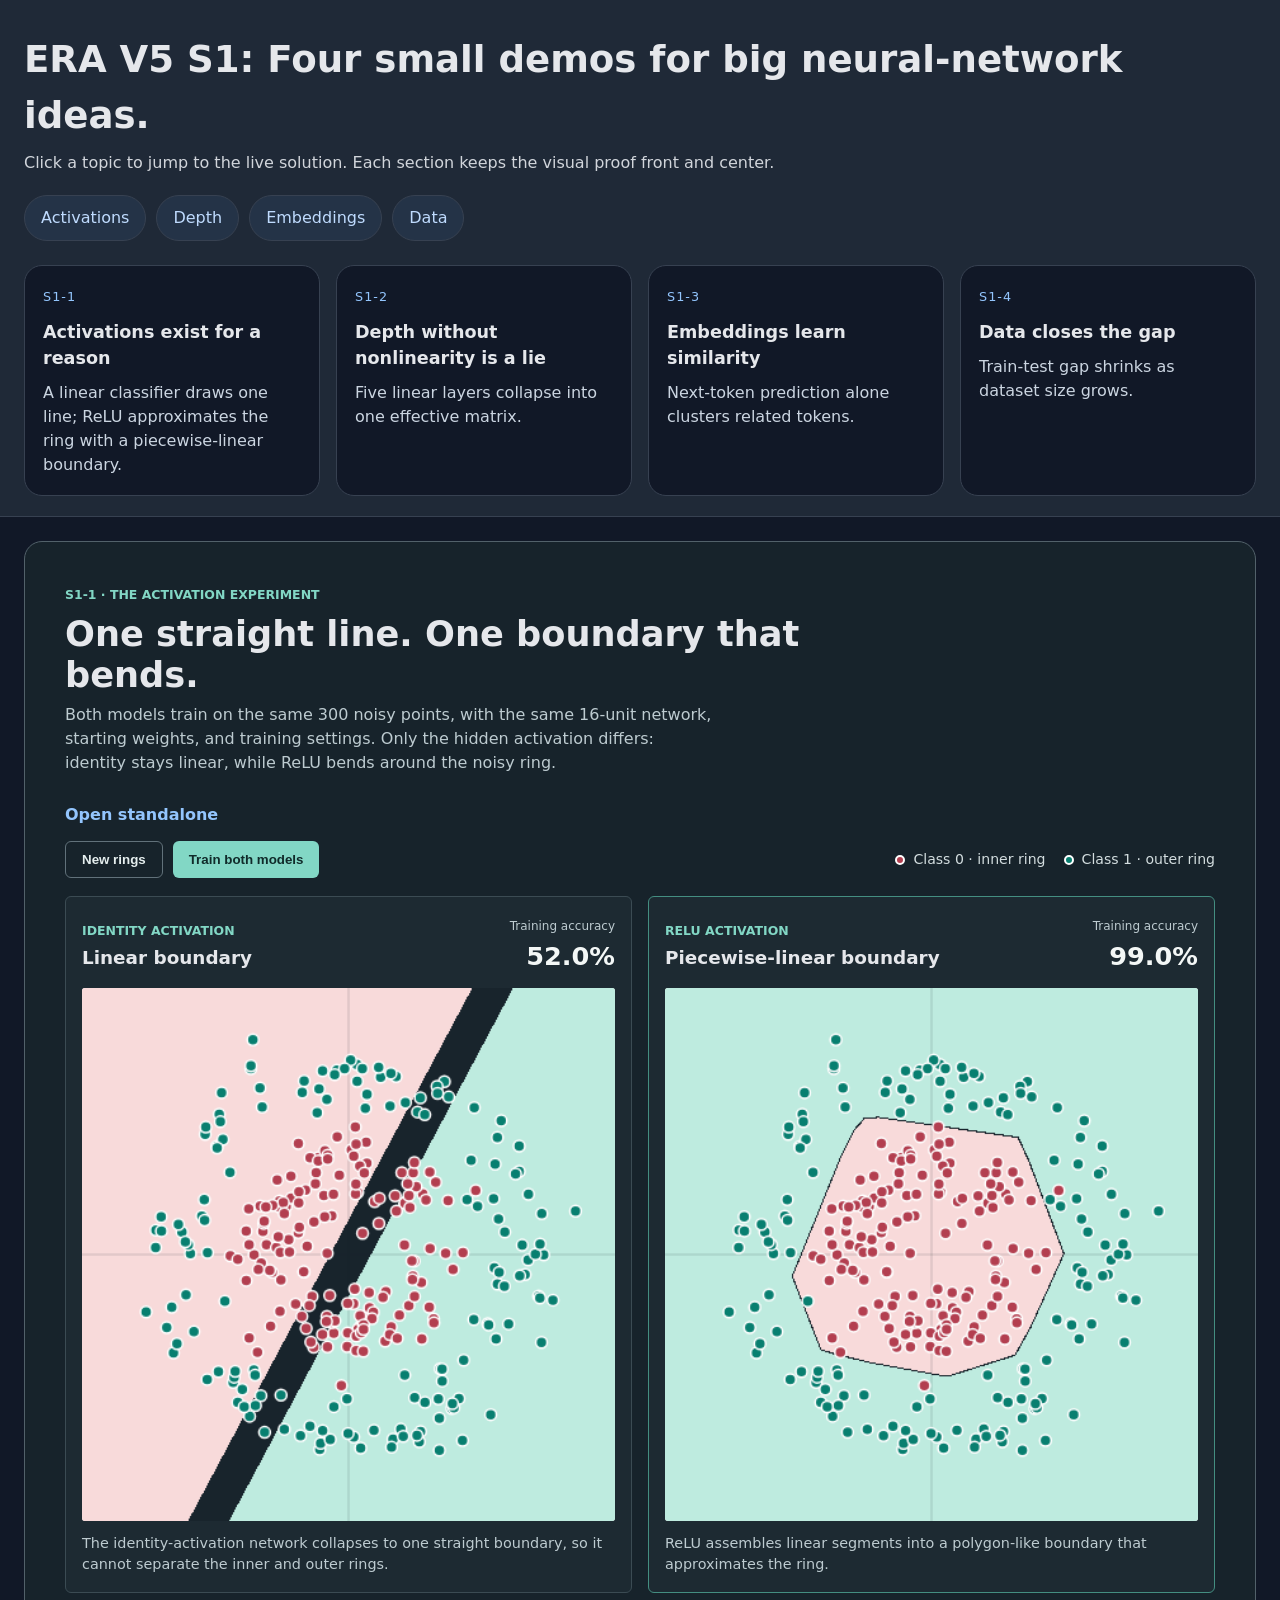
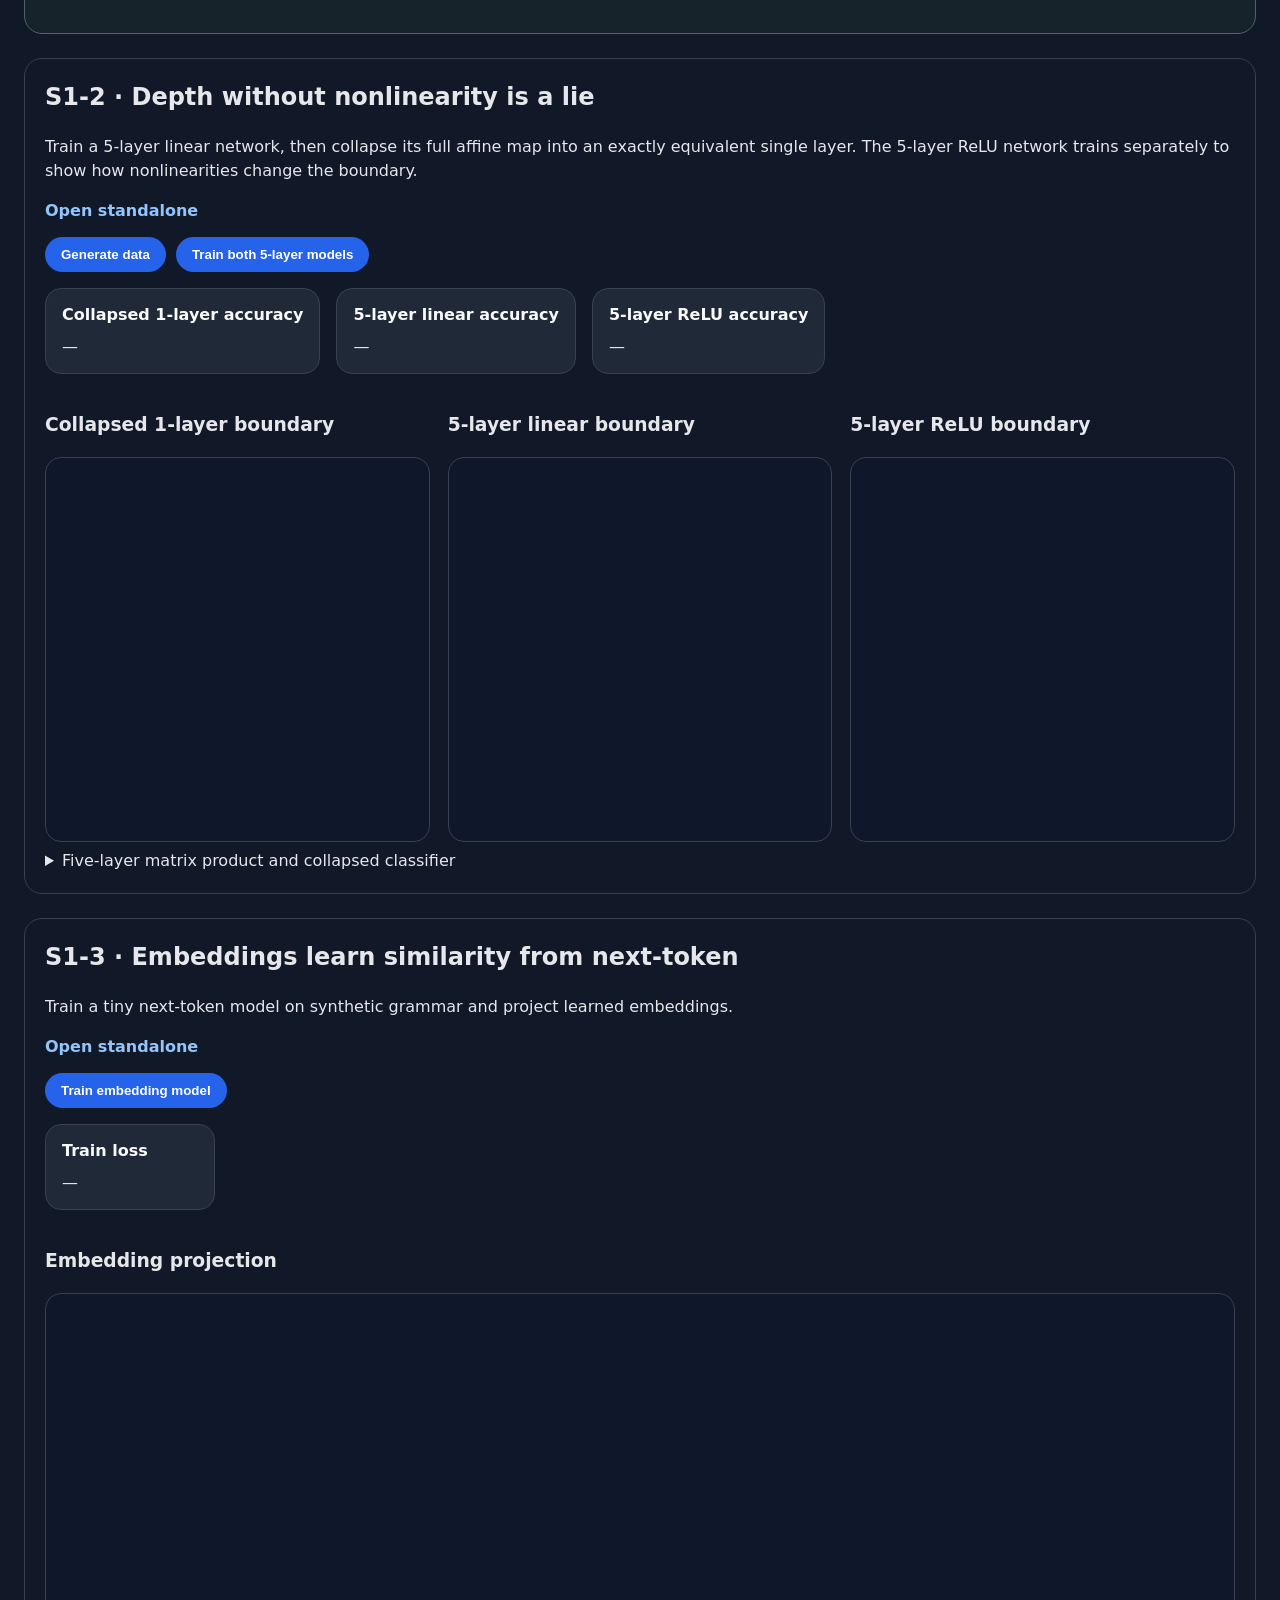
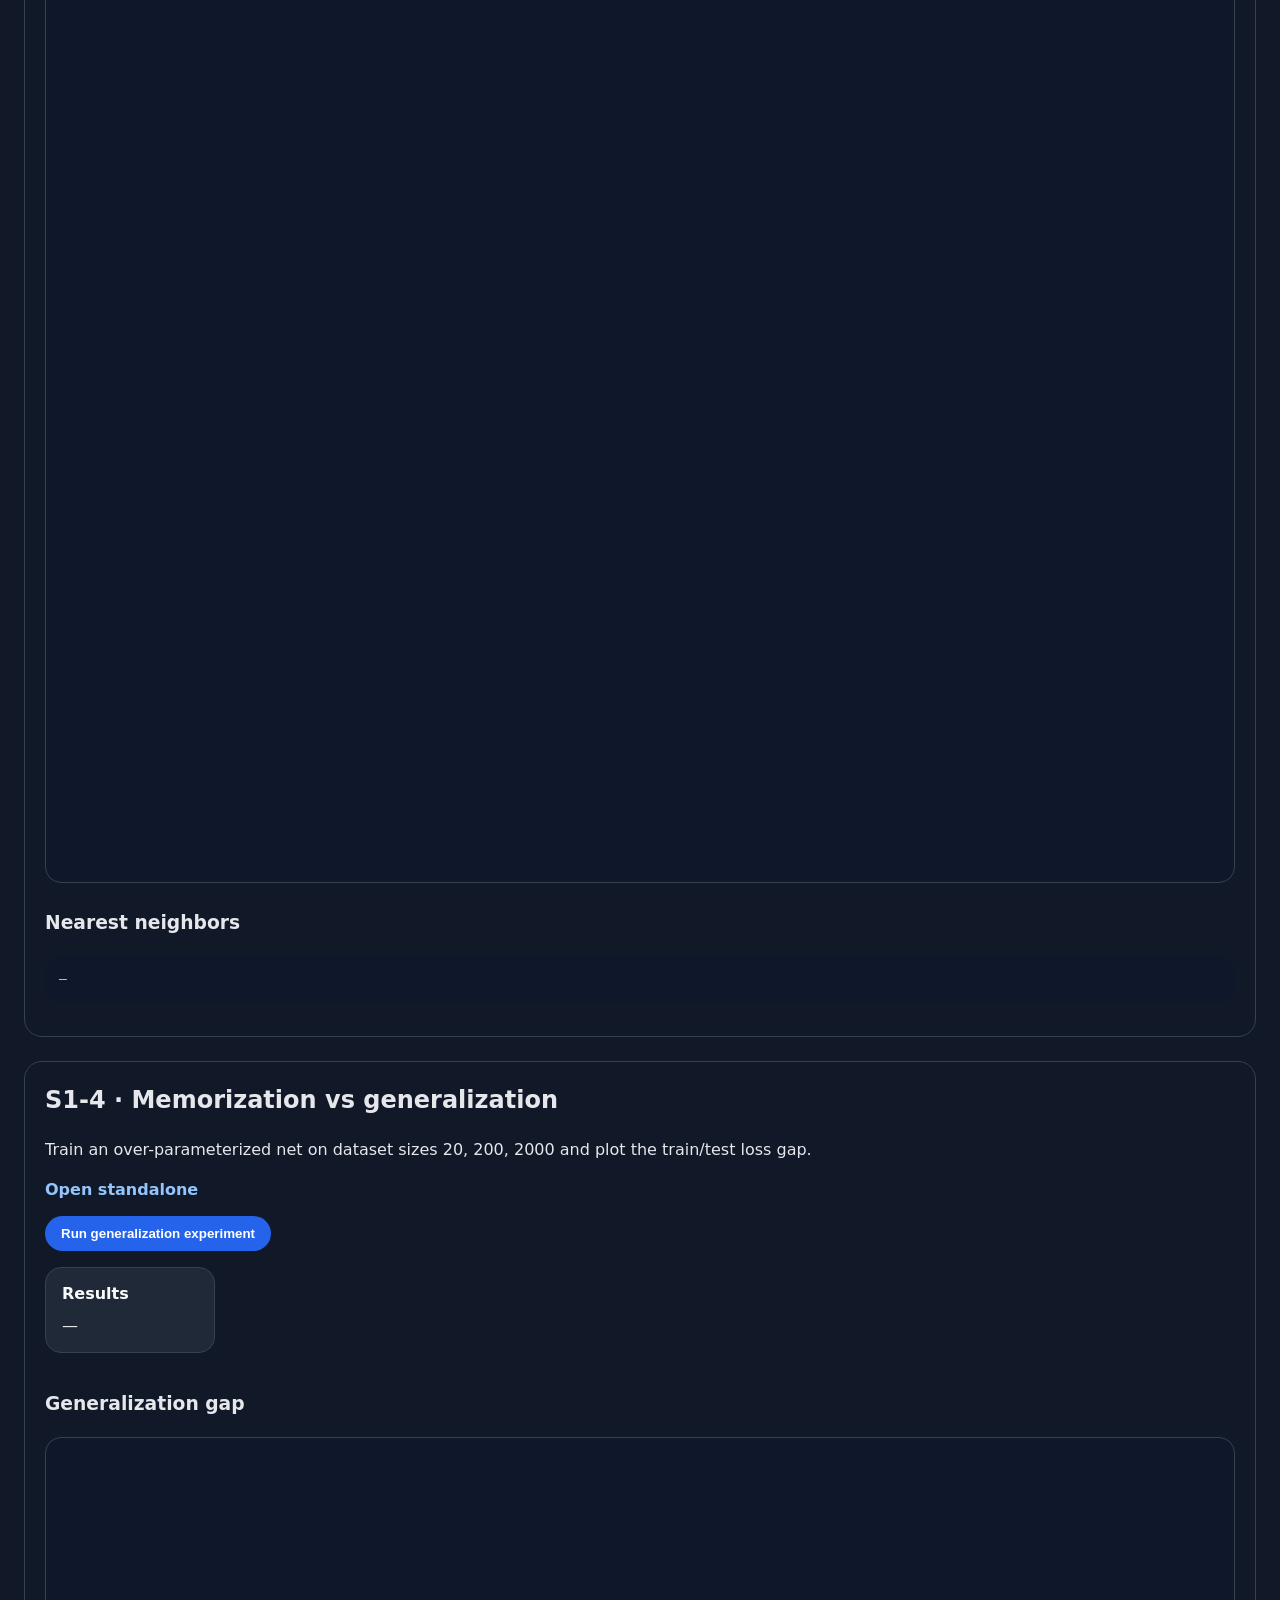
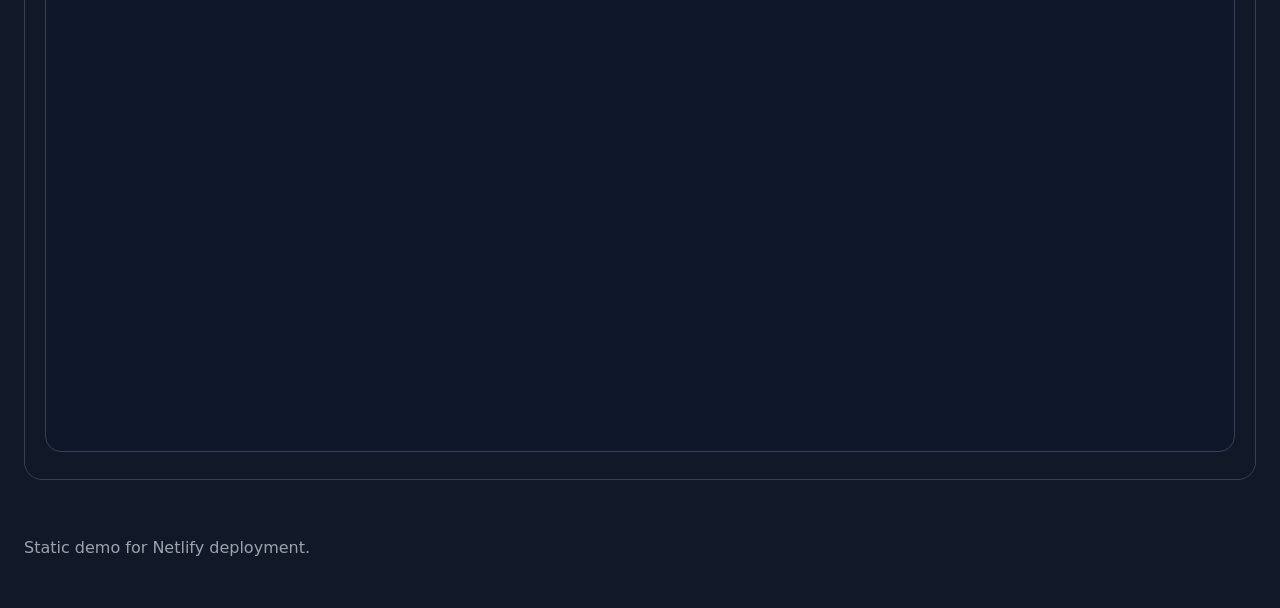
<file: index.html>
<!DOCTYPE html>
<html lang="en">
<head>
  <meta charset="UTF-8" />
  <meta name="viewport" content="width=device-width, initial-scale=1.0" />
  <title>ERA V5 S1 Demos</title>
  <link rel="stylesheet" href="styles.css" />
</head>
<body>
  <header>
    <div class="header-top">
      <div>
        <h1>ERA V5 S1: Four small demos for big neural-network ideas.</h1>
        <p>Click a topic to jump to the live solution. Each section keeps the visual proof front and center.</p>
      </div>
      <nav class="nav-links">
        <a href="#s1-1">Activations</a>
        <a href="#s1-2">Depth</a>
        <a href="#s1-3">Embeddings</a>
        <a href="#s1-4">Data</a>
      </nav>
    </div>
    <div class="summary-grid">
      <a class="summary-card" href="#s1-1">
        <span class="summary-tag">S1-1</span>
        <h2>Activations exist for a reason</h2>
        <p>A linear classifier draws one line; ReLU approximates the ring with a piecewise-linear boundary.</p>
      </a>
      <a class="summary-card" href="#s1-2">
        <span class="summary-tag">S1-2</span>
        <h2>Depth without nonlinearity is a lie</h2>
        <p>Five linear layers collapse into one effective matrix.</p>
      </a>
      <a class="summary-card" href="#s1-3">
        <span class="summary-tag">S1-3</span>
        <h2>Embeddings learn similarity</h2>
        <p>Next-token prediction alone clusters related tokens.</p>
      </a>
      <a class="summary-card" href="#s1-4">
        <span class="summary-tag">S1-4</span>
        <h2>Data closes the gap</h2>
        <p>Train-test gap shrinks as dataset size grows.</p>
      </a>
    </div>
  </header>

  <main>
    <section id="s1-1" class="card s11-demo">
      <div class="s11-intro">
        <span class="s11-kicker">S1-1 · The activation experiment</span>
        <h2>One straight line. One boundary that bends.</h2>
        <p>Both models train on the same 300 noisy points, with the same 16-unit network, starting weights, and training settings. Only the hidden activation differs: identity stays linear, while ReLU bends around the noisy ring.</p>
      </div>
      <a class="standalone-link" href="s1-1.html">Open standalone</a>
      <div class="s11-toolbar">
        <div class="controls">
          <button id="s11-generate" class="s11-secondary">New rings</button>
          <button id="s11-train">Train both models</button>
        </div>
        <div class="s11-legend" aria-label="Point legend">
          <span><i class="s11-dot s11-inner"></i>Class 0 · inner ring</span>
          <span><i class="s11-dot s11-outer"></i>Class 1 · outer ring</span>
        </div>
      </div>
      <div class="s11-plots">
        <article class="s11-plot">
          <div class="s11-plot-heading">
            <div>
              <span class="s11-model-type">Identity activation</span>
              <h3>Linear boundary</h3>
            </div>
            <div class="s11-score">
              <span>Training accuracy</span>
              <div class="s11-accuracy" id="s11-linear-acc" aria-live="polite">—</div>
            </div>
          </div>
          <canvas id="s11-linear-canvas" width="420" height="420" aria-label="Linear model decision boundary on the ring dataset"></canvas>
          <p class="s11-caption">The identity-activation network collapses to one straight boundary, so it cannot separate the inner and outer rings.</p>
        </article>
        <article class="s11-plot s11-plot-relu">
          <div class="s11-plot-heading">
            <div>
              <span class="s11-model-type">ReLU activation</span>
              <h3>Piecewise-linear boundary</h3>
            </div>
            <div class="s11-score">
              <span>Training accuracy</span>
              <div class="s11-accuracy" id="s11-relu-acc" aria-live="polite">—</div>
            </div>
          </div>
          <canvas id="s11-relu-canvas" width="420" height="420" aria-label="ReLU model piecewise-linear decision boundary approximating the ring dataset"></canvas>
          <p class="s11-caption">ReLU assembles linear segments into a polygon-like boundary that approximates the ring.</p>
        </article>
      </div>
    </section>

    <section id="s1-2" class="card">
      <h2>S1-2 · Depth without nonlinearity is a lie</h2>
      <p>Train a 5-layer linear network, then collapse its full affine map into an exactly equivalent single layer. The 5-layer ReLU network trains separately to show how nonlinearities change the boundary.</p>
      <a class="standalone-link" href="s1-2.html">Open standalone</a>
      <div class="controls">
        <button id="s12-generate">Generate data</button>
        <button id="s12-train">Train both 5-layer models</button>
      </div>
      <div class="info-row">
        <div class="info-block">
          <strong>Collapsed 1-layer accuracy</strong>
          <div id="s12-one-acc">—</div>
        </div>
        <div class="info-block">
          <strong>5-layer linear accuracy</strong>
          <div id="s12-five-acc">—</div>
        </div>
        <div class="info-block">
          <strong>5-layer ReLU accuracy</strong>
          <div id="s12-five-relu-acc">—</div>
        </div>
      </div>
      <div class="plot-row">
        <div>
          <h3>Collapsed 1-layer boundary</h3>
          <canvas id="s12-one-canvas" width="280" height="280"></canvas>
        </div>
        <div>
          <h3>5-layer linear boundary</h3>
          <canvas id="s12-five-canvas" width="280" height="280"></canvas>
        </div>
        <div>
          <h3>5-layer ReLU boundary</h3>
          <canvas id="s12-five-relu-canvas" width="280" height="280"></canvas>
        </div>
      </div>
      <details>
        <summary>Five-layer matrix product and collapsed classifier</summary>
        <pre id="s12-matrix-output">—</pre>
      </details>
    </section>

    <section id="s1-3" class="card">
      <h2>S1-3 · Embeddings learn similarity from next-token</h2>
      <p>Train a tiny next-token model on synthetic grammar and project learned embeddings.</p>
      <a class="standalone-link" href="s1-3.html">Open standalone</a>
      <div class="controls">
        <button id="s13-train">Train embedding model</button>
      </div>
      <div class="info-row">
        <div class="info-block">
          <strong>Train loss</strong>
          <div id="s13-loss">—</div>
        </div>
      </div>
      <div class="plot-row">
        <div>
          <h3>Embedding projection</h3>
          <canvas id="s13-embeddings-canvas" width="520" height="520"></canvas>
        </div>
      </div>
      <div class="tokens-list">
        <h3>Nearest neighbors</h3>
        <pre id="s13-neighbors">—</pre>
      </div>
    </section>

    <section id="s1-4" class="card">
      <h2>S1-4 · Memorization vs generalization</h2>
      <p>Train an over-parameterized net on dataset sizes 20, 200, 2000 and plot the train/test loss gap.</p>
      <a class="standalone-link" href="s1-4.html">Open standalone</a>
      <div class="controls">
        <button id="s14-train">Run generalization experiment</button>
      </div>
      <div class="info-row">
        <div class="info-block">
          <strong>Results</strong>
          <div id="s14-summary">—</div>
        </div>
      </div>
      <div class="plot-row">
        <div>
          <h3>Generalization gap</h3>
          <canvas id="s14-gap-canvas" width="620" height="320"></canvas>
        </div>
      </div>
    </section>
  </main>

  <footer>
    <p>Static demo for Netlify deployment.</p>
  </footer>

  <script src="main.js"></script>
</body>
</html>
</file>
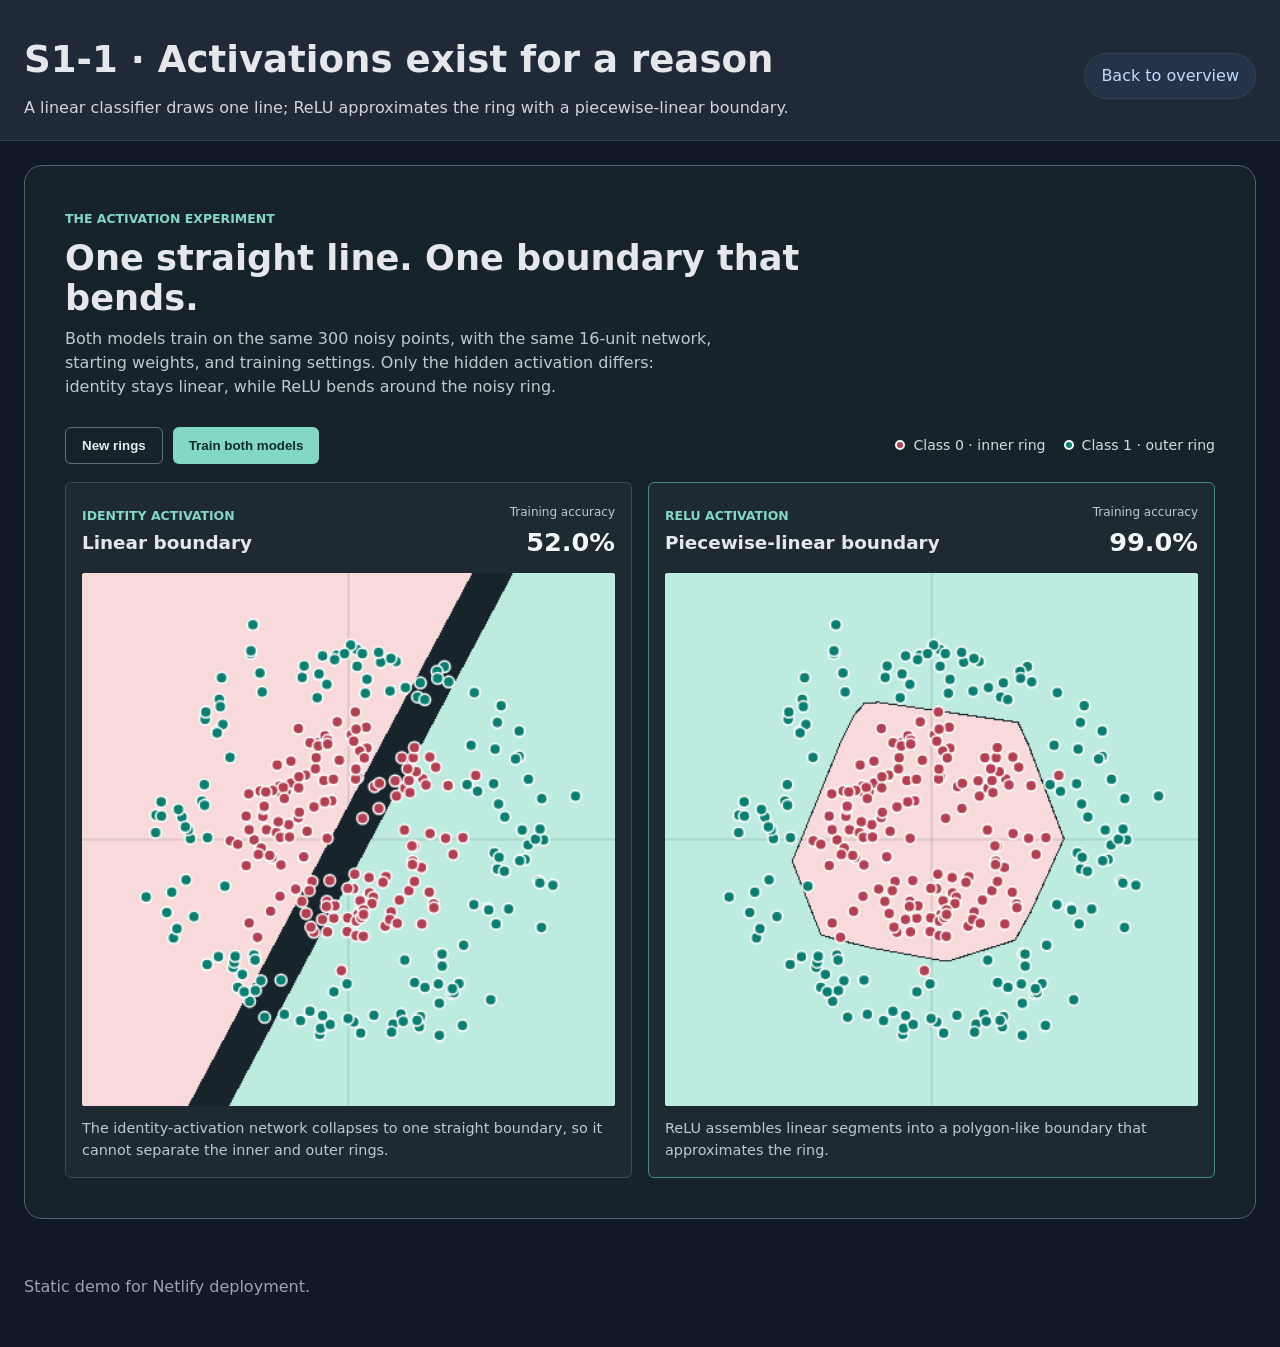
<file: s1-1.html>
<!DOCTYPE html>
<html lang="en">
<head>
  <meta charset="UTF-8" />
  <meta name="viewport" content="width=device-width, initial-scale=1.0" />
  <title>S1-1 · Activations exist for a reason</title>
  <link rel="stylesheet" href="styles.css" />
</head>
<body>
  <header>
    <div class="header-top">
      <div>
        <h1>S1-1 · Activations exist for a reason</h1>
        <p>A linear classifier draws one line; ReLU approximates the ring with a piecewise-linear boundary.</p>
      </div>
      <nav class="nav-links">
        <a href="index.html">Back to overview</a>
      </nav>
    </div>
  </header>
  <main>
    <section id="s1-1" class="card s11-demo">
      <div class="s11-intro">
        <span class="s11-kicker">The activation experiment</span>
        <h2>One straight line. One boundary that bends.</h2>
        <p>Both models train on the same 300 noisy points, with the same 16-unit network, starting weights, and training settings. Only the hidden activation differs: identity stays linear, while ReLU bends around the noisy ring.</p>
      </div>
      <div class="s11-toolbar">
        <div class="controls">
          <button id="s11-generate" class="s11-secondary">New rings</button>
          <button id="s11-train">Train both models</button>
        </div>
        <div class="s11-legend" aria-label="Point legend">
          <span><i class="s11-dot s11-inner"></i>Class 0 · inner ring</span>
          <span><i class="s11-dot s11-outer"></i>Class 1 · outer ring</span>
        </div>
      </div>
      <div class="s11-plots">
        <article class="s11-plot">
          <div class="s11-plot-heading">
            <div>
              <span class="s11-model-type">Identity activation</span>
              <h3>Linear boundary</h3>
            </div>
            <div class="s11-score">
              <span>Training accuracy</span>
              <div class="s11-accuracy" id="s11-linear-acc" aria-live="polite">—</div>
            </div>
          </div>
          <canvas id="s11-linear-canvas" width="420" height="420" aria-label="Linear model decision boundary on the ring dataset"></canvas>
          <p class="s11-caption">The identity-activation network collapses to one straight boundary, so it cannot separate the inner and outer rings.</p>
        </article>
        <article class="s11-plot s11-plot-relu">
          <div class="s11-plot-heading">
            <div>
              <span class="s11-model-type">ReLU activation</span>
              <h3>Piecewise-linear boundary</h3>
            </div>
            <div class="s11-score">
              <span>Training accuracy</span>
              <div class="s11-accuracy" id="s11-relu-acc" aria-live="polite">—</div>
            </div>
          </div>
          <canvas id="s11-relu-canvas" width="420" height="420" aria-label="ReLU model piecewise-linear decision boundary approximating the ring dataset"></canvas>
          <p class="s11-caption">ReLU assembles linear segments into a polygon-like boundary that approximates the ring.</p>
        </article>
      </div>
    </section>
  </main>
  <footer>
    <p>Static demo for Netlify deployment.</p>
  </footer>
  <script src="main.js"></script>
</body>
</html>
</file>
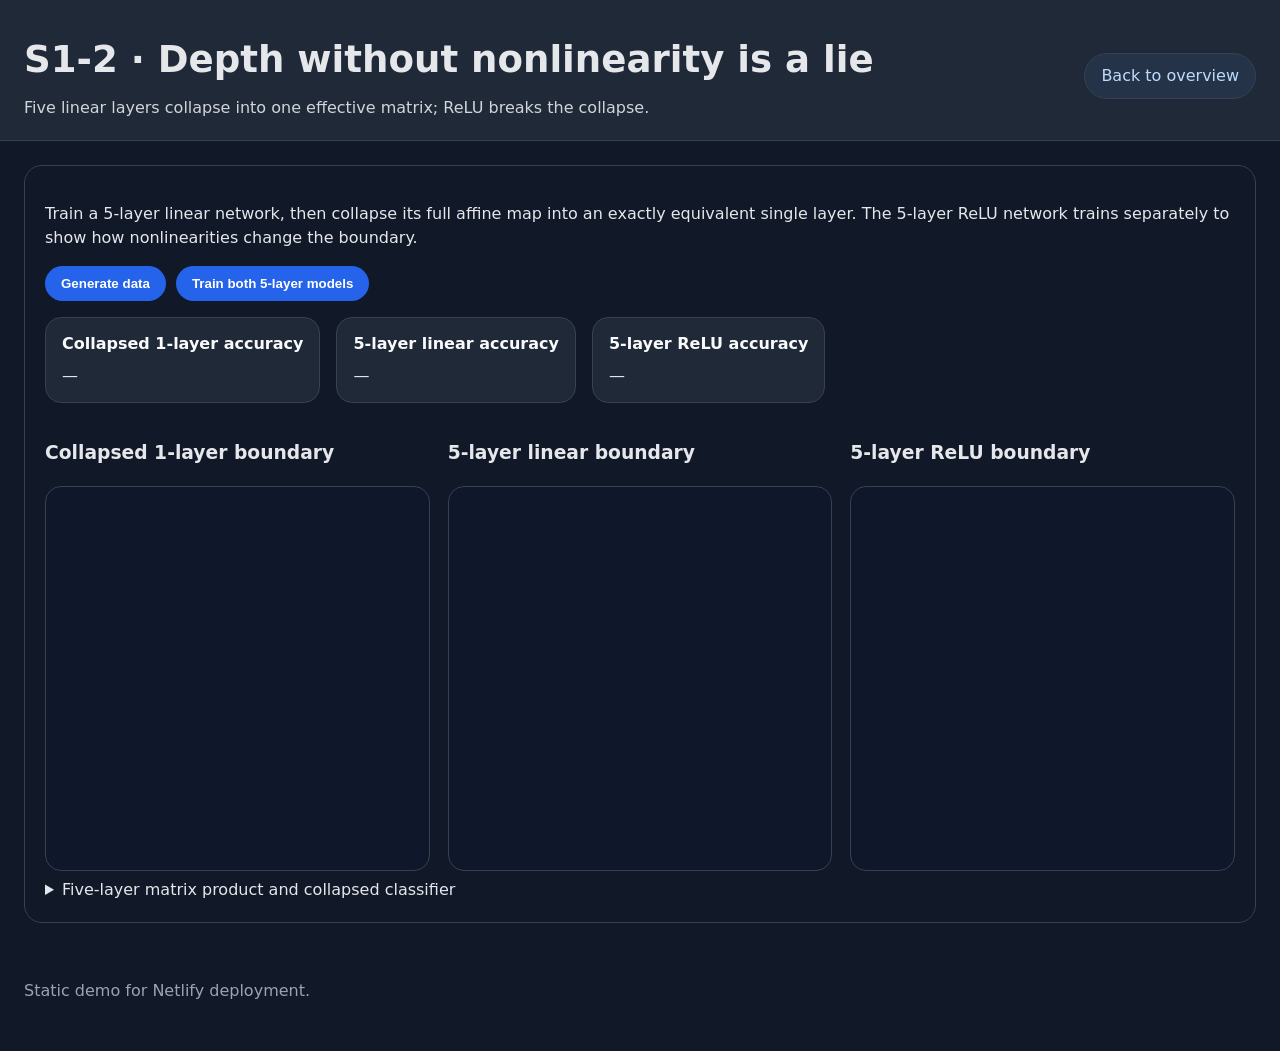
<file: s1-2.html>
<!DOCTYPE html>
<html lang="en">
<head>
  <meta charset="UTF-8" />
  <meta name="viewport" content="width=device-width, initial-scale=1.0" />
  <title>S1-2 · Depth without nonlinearity is a lie</title>
  <link rel="stylesheet" href="styles.css" />
</head>
<body>
  <header>
    <div class="header-top">
      <div>
        <h1>S1-2 · Depth without nonlinearity is a lie</h1>
        <p>Five linear layers collapse into one effective matrix; ReLU breaks the collapse.</p>
      </div>
      <nav class="nav-links">
        <a href="index.html">Back to overview</a>
      </nav>
    </div>
  </header>
  <main>
    <section id="s1-2" class="card">
      <p>Train a 5-layer linear network, then collapse its full affine map into an exactly equivalent single layer. The 5-layer ReLU network trains separately to show how nonlinearities change the boundary.</p>
      <div class="controls">
        <button id="s12-generate">Generate data</button>
        <button id="s12-train">Train both 5-layer models</button>
      </div>
      <div class="info-row">
        <div class="info-block">
          <strong>Collapsed 1-layer accuracy</strong>
          <div id="s12-one-acc">—</div>
        </div>
        <div class="info-block">
          <strong>5-layer linear accuracy</strong>
          <div id="s12-five-acc">—</div>
        </div>
        <div class="info-block">
          <strong>5-layer ReLU accuracy</strong>
          <div id="s12-five-relu-acc">—</div>
        </div>
      </div>
      <div class="plot-row">
        <div>
          <h3>Collapsed 1-layer boundary</h3>
          <canvas id="s12-one-canvas" width="280" height="280"></canvas>
        </div>
        <div>
          <h3>5-layer linear boundary</h3>
          <canvas id="s12-five-canvas" width="280" height="280"></canvas>
        </div>
        <div>
          <h3>5-layer ReLU boundary</h3>
          <canvas id="s12-five-relu-canvas" width="280" height="280"></canvas>
        </div>
      </div>
      <details>
        <summary>Five-layer matrix product and collapsed classifier</summary>
        <pre id="s12-matrix-output">—</pre>
      </details>
    </section>
  </main>
  <footer>
    <p>Static demo for Netlify deployment.</p>
  </footer>
  <script src="main.js"></script>
</body>
</html>
</file>
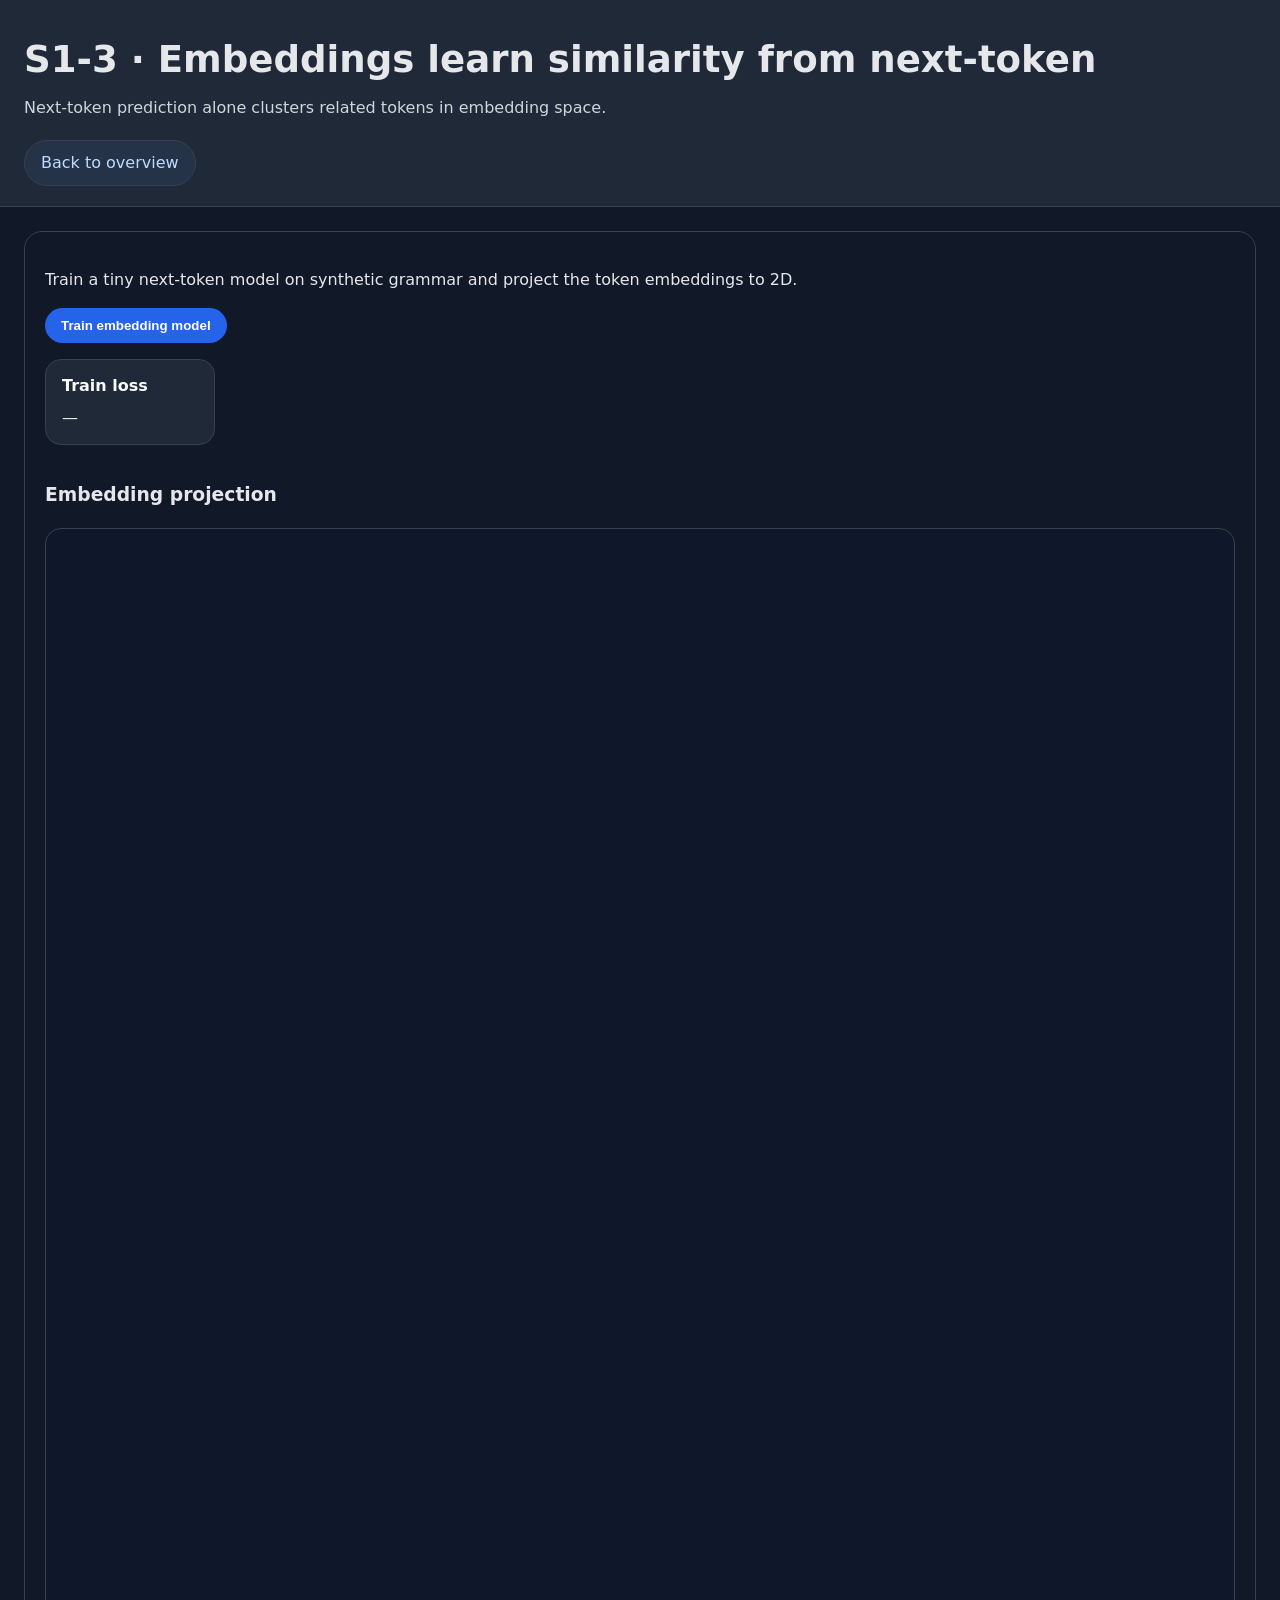
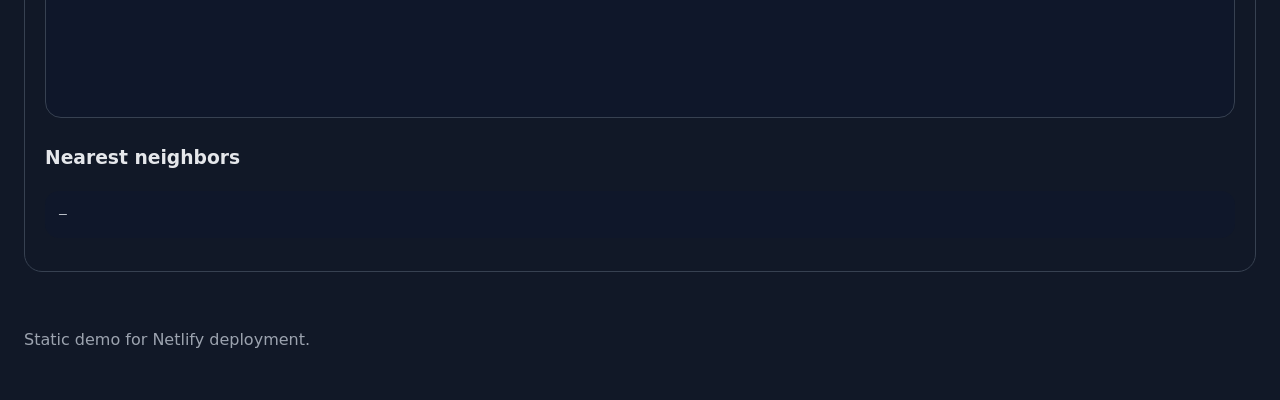
<file: s1-3.html>
<!DOCTYPE html>
<html lang="en">
<head>
  <meta charset="UTF-8" />
  <meta name="viewport" content="width=device-width, initial-scale=1.0" />
  <title>S1-3 · Embeddings learn similarity</title>
  <link rel="stylesheet" href="styles.css" />
</head>
<body>
  <header>
    <div class="header-top">
      <div>
        <h1>S1-3 · Embeddings learn similarity from next-token</h1>
        <p>Next-token prediction alone clusters related tokens in embedding space.</p>
      </div>
      <nav class="nav-links">
        <a href="index.html">Back to overview</a>
      </nav>
    </div>
  </header>
  <main>
    <section id="s1-3" class="card">
      <p>Train a tiny next-token model on synthetic grammar and project the token embeddings to 2D.</p>
      <div class="controls">
        <button id="s13-train">Train embedding model</button>
      </div>
      <div class="info-row">
        <div class="info-block">
          <strong>Train loss</strong>
          <div id="s13-loss">—</div>
        </div>
      </div>
      <div class="plot-row">
        <div>
          <h3>Embedding projection</h3>
          <canvas id="s13-embeddings-canvas" width="520" height="520"></canvas>
        </div>
      </div>
      <div class="tokens-list">
        <h3>Nearest neighbors</h3>
        <pre id="s13-neighbors">—</pre>
      </div>
    </section>
  </main>
  <footer>
    <p>Static demo for Netlify deployment.</p>
  </footer>
  <script src="main.js"></script>
</body>
</html>
</file>
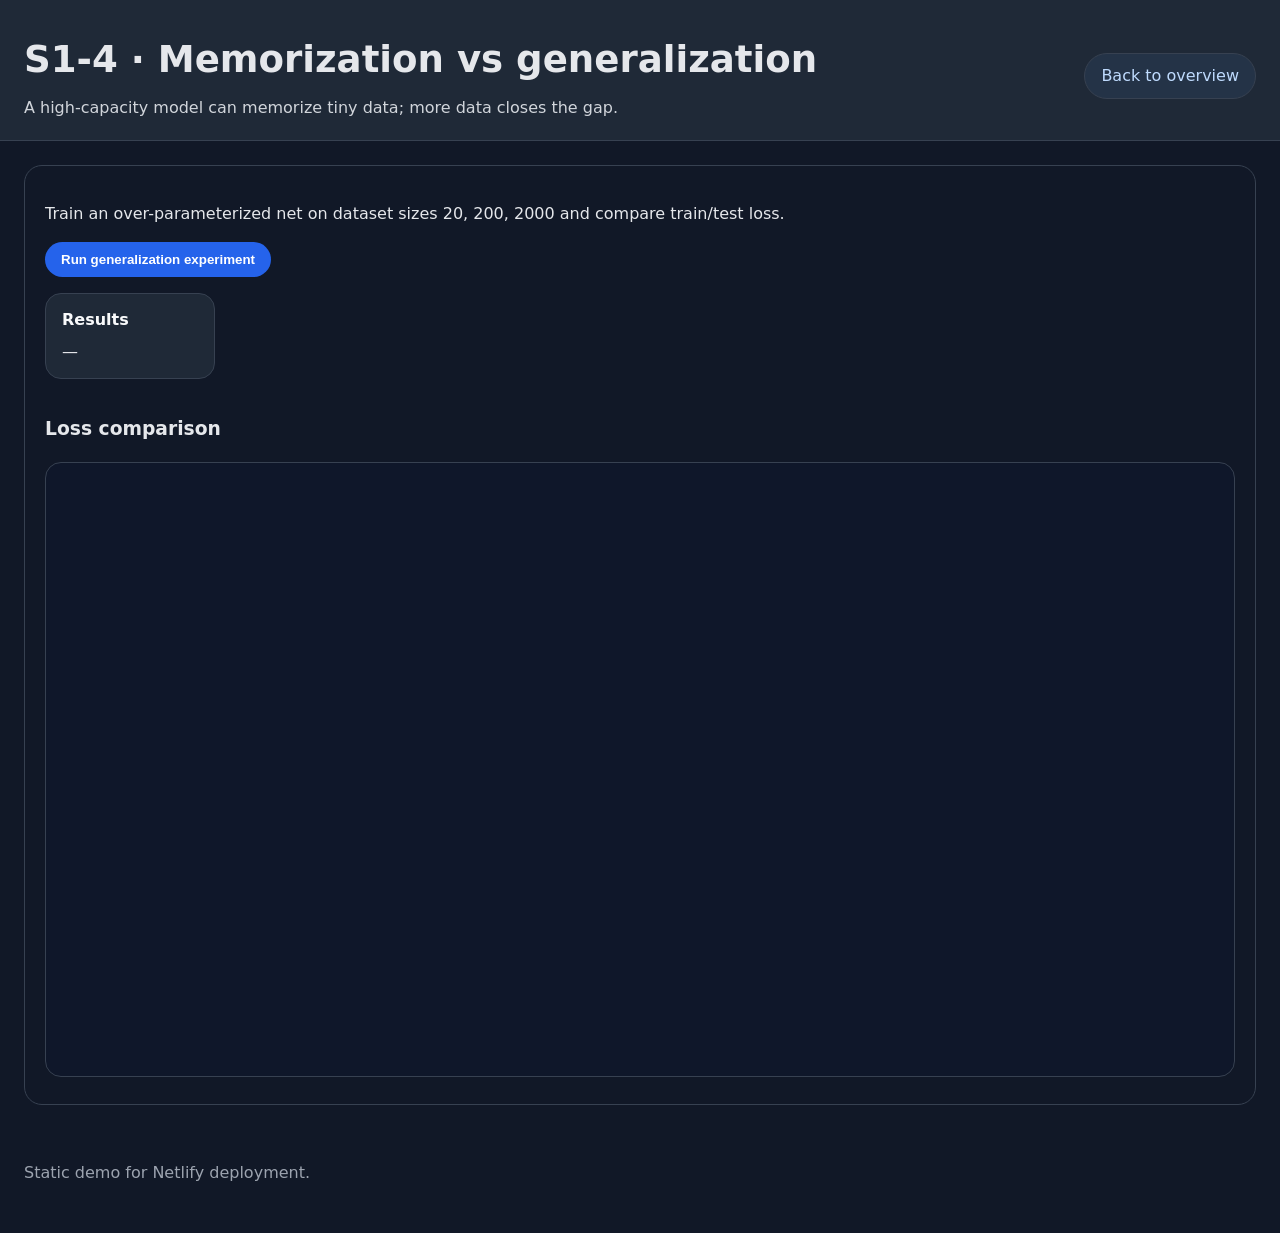
<file: s1-4.html>
<!DOCTYPE html>
<html lang="en">
<head>
  <meta charset="UTF-8" />
  <meta name="viewport" content="width=device-width, initial-scale=1.0" />
  <title>S1-4 · Memorization vs generalization</title>
  <link rel="stylesheet" href="styles.css" />
</head>
<body>
  <header>
    <div class="header-top">
      <div>
        <h1>S1-4 · Memorization vs generalization</h1>
        <p>A high-capacity model can memorize tiny data; more data closes the gap.</p>
      </div>
      <nav class="nav-links">
        <a href="index.html">Back to overview</a>
      </nav>
    </div>
  </header>
  <main>
    <section id="s1-4" class="card">
      <p>Train an over-parameterized net on dataset sizes 20, 200, 2000 and compare train/test loss.</p>
      <div class="controls">
        <button id="s14-train">Run generalization experiment</button>
      </div>
      <div class="info-row">
        <div class="info-block">
          <strong>Results</strong>
          <div id="s14-summary">—</div>
        </div>
      </div>
      <div class="plot-row">
        <div>
          <h3>Loss comparison</h3>
          <canvas id="s14-gap-canvas" width="620" height="320"></canvas>
        </div>
      </div>
    </section>
  </main>
  <footer>
    <p>Static demo for Netlify deployment.</p>
  </footer>
  <script src="main.js"></script>
</body>
</html>
</file>
<file: styles.css>
* {
  box-sizing: border-box;
}
body {
  margin: 0;
  font-family: Inter, system-ui, sans-serif;
  background: #111827;
  color: #e5e7eb;
  line-height: 1.5;
}
header {
  padding: 32px 24px 20px;
  background: #1f2937;
  border-bottom: 1px solid #374151;
}
.header-top {
  display: flex;
  flex-wrap: wrap;
  justify-content: space-between;
  gap: 20px;
  align-items: center;
}
header h1 {
  margin: 0 0 8px;
  font-size: clamp(1.9rem, 2.9vw, 2.6rem);
}
header p {
  margin: 0;
  color: #d1d5db;
}
.nav-links {
  display: flex;
  flex-wrap: wrap;
  gap: 10px;
}
.nav-links a {
  color: #bfdbfe;
  text-decoration: none;
  padding: 10px 16px;
  border: 1px solid #374151;
  border-radius: 999px;
  background: rgba(96, 165, 250, 0.08);
}
.summary-grid {
  display: grid;
  grid-template-columns: repeat(auto-fit, minmax(220px, 1fr));
  gap: 16px;
  margin-top: 24px;
}
.summary-card {
  display: block;
  background: #111827;
  border: 1px solid #374151;
  border-radius: 18px;
  padding: 18px;
  color: inherit;
  text-decoration: none;
  transition: transform 0.16s ease, border-color 0.16s ease;
}
.summary-card:hover {
  transform: translateY(-2px);
  border-color: #60a5fa;
}
.summary-tag {
  display: inline-flex;
  margin-bottom: 12px;
  font-size: 0.8rem;
  letter-spacing: 0.08em;
  text-transform: uppercase;
  color: #93c5fd;
}
.summary-card h2 {
  margin: 0 0 10px;
  font-size: 1.1rem;
}
.summary-card p {
  margin: 0;
  color: #cbd5e1;
}
main {
  padding: 24px;
  display: grid;
  gap: 24px;
}
.card {
  background: #111827;
  border: 1px solid #374151;
  border-radius: 18px;
  padding: 20px;
}
.card h2 {
  margin-top: 0;
}
.controls {
  display: flex;
  flex-wrap: wrap;
  gap: 10px;
  margin-bottom: 16px;
}
button {
  border: none;
  background: #2563eb;
  color: white;
  padding: 10px 16px;
  border-radius: 999px;
  cursor: pointer;
  font-weight: 600;
}
button:hover {
  background: #1d4ed8;
}
.standalone-link {
  display: inline-block;
  margin-bottom: 14px;
  color: #93c5fd;
  text-decoration: none;
  font-weight: 600;
}
.standalone-link:hover {
  text-decoration: underline;
}
.info-row {
  display: flex;
  flex-wrap: wrap;
  gap: 16px;
  margin-bottom: 18px;
}
.info-block {
  background: #1f2937;
  border: 1px solid #374151;
  border-radius: 16px;
  padding: 14px 16px;
  min-width: 170px;
}
.info-block strong {
  display: block;
  margin-bottom: 8px;
  color: #f9fafb;
}
.plot-row {
  display: flex;
  flex-wrap: wrap;
  gap: 18px;
}
.plot-row > div {
  flex: 1 1 320px;
}
.s11-demo {
  --s11-mint: #087f70;
  --s11-rose: #b33f50;
  padding: clamp(20px, 4vw, 40px);
  border-color: #52616a;
  background: #17232b;
}
.s11-intro {
  max-width: 760px;
  margin-bottom: 28px;
}
.s11-kicker,
.s11-model-type {
  color: #82d7c5;
  font-size: 0.78rem;
  font-weight: 700;
  text-transform: uppercase;
}
.s11-intro h2 {
  margin: 8px 0;
  font-size: clamp(1.55rem, 3vw, 2.2rem);
  line-height: 1.15;
}
.s11-intro p,
.s11-caption {
  color: #bdcbd0;
}
.s11-intro p {
  margin: 0;
  max-width: 650px;
}
.s11-toolbar,
.s11-legend,
.s11-legend span {
  display: flex;
  align-items: center;
}
.s11-toolbar {
  justify-content: space-between;
  flex-wrap: wrap;
  gap: 12px 24px;
  margin-bottom: 18px;
}
.s11-toolbar .controls {
  margin: 0;
}
.s11-demo button {
  border-radius: 6px;
  background: #82d7c5;
  color: #102b2a;
}
.s11-demo button:hover {
  background: #a0e7d8;
}
.s11-demo .s11-secondary {
  border: 1px solid #61717a;
  background: transparent;
  color: #e5eeee;
}
.s11-demo .s11-secondary:hover {
  background: #263740;
}
.s11-legend {
  flex-wrap: wrap;
  gap: 8px 18px;
  color: #d3dddf;
  font-size: 0.88rem;
}
.s11-legend span {
  gap: 8px;
}
.s11-dot {
  width: 10px;
  height: 10px;
  flex: 0 0 10px;
  border: 2px solid white;
  border-radius: 50%;
}
.s11-inner {
  background: var(--s11-rose);
}
.s11-outer {
  background: var(--s11-mint);
}
.s11-plots {
  display: grid;
  grid-template-columns: repeat(2, minmax(0, 1fr));
  gap: 16px;
}
.s11-plot {
  min-width: 0;
  padding: 16px;
  border: 1px solid #3b4b53;
  border-radius: 6px;
  background: #1d2a32;
}
.s11-plot-relu {
  border-color: #448e81;
}
.s11-plot-heading {
  display: flex;
  align-items: center;
  justify-content: space-between;
  gap: 12px;
  margin-bottom: 12px;
}
.s11-plot-heading h3 {
  margin: 2px 0 0;
  font-size: 1.15rem;
}
.s11-score {
  text-align: right;
}
.s11-score > span {
  color: #bdcbd0;
  font-size: 0.75rem;
}
.s11-accuracy {
  color: #f3f7f6;
  font-size: 1.6rem;
  font-variant-numeric: tabular-nums;
  font-weight: 700;
}
.s11-plot canvas {
  display: block;
  border: 0;
  border-radius: 3px;
  background: #f8f1ed;
}
.s11-caption {
  margin: 12px 0 0;
  font-size: 0.9rem;
}
canvas {
  width: 100%;
  height: auto;
  border-radius: 16px;
  border: 1px solid #374151;
  background: #0f172a;
}
.tokens-list {
  margin-top: 16px;
}
.tokens-list pre,
details pre {
  background: #0f172a;
  color: #d1d5db;
  padding: 14px;
  border-radius: 14px;
  overflow-x: auto;
}
footer {
  padding: 16px 24px 32px;
  color: #9ca3af;
}
@media (max-width: 840px) {
  .plot-row {
    flex-direction: column;
  }
  .s11-plots {
    grid-template-columns: 1fr;
  }
}
</file>
